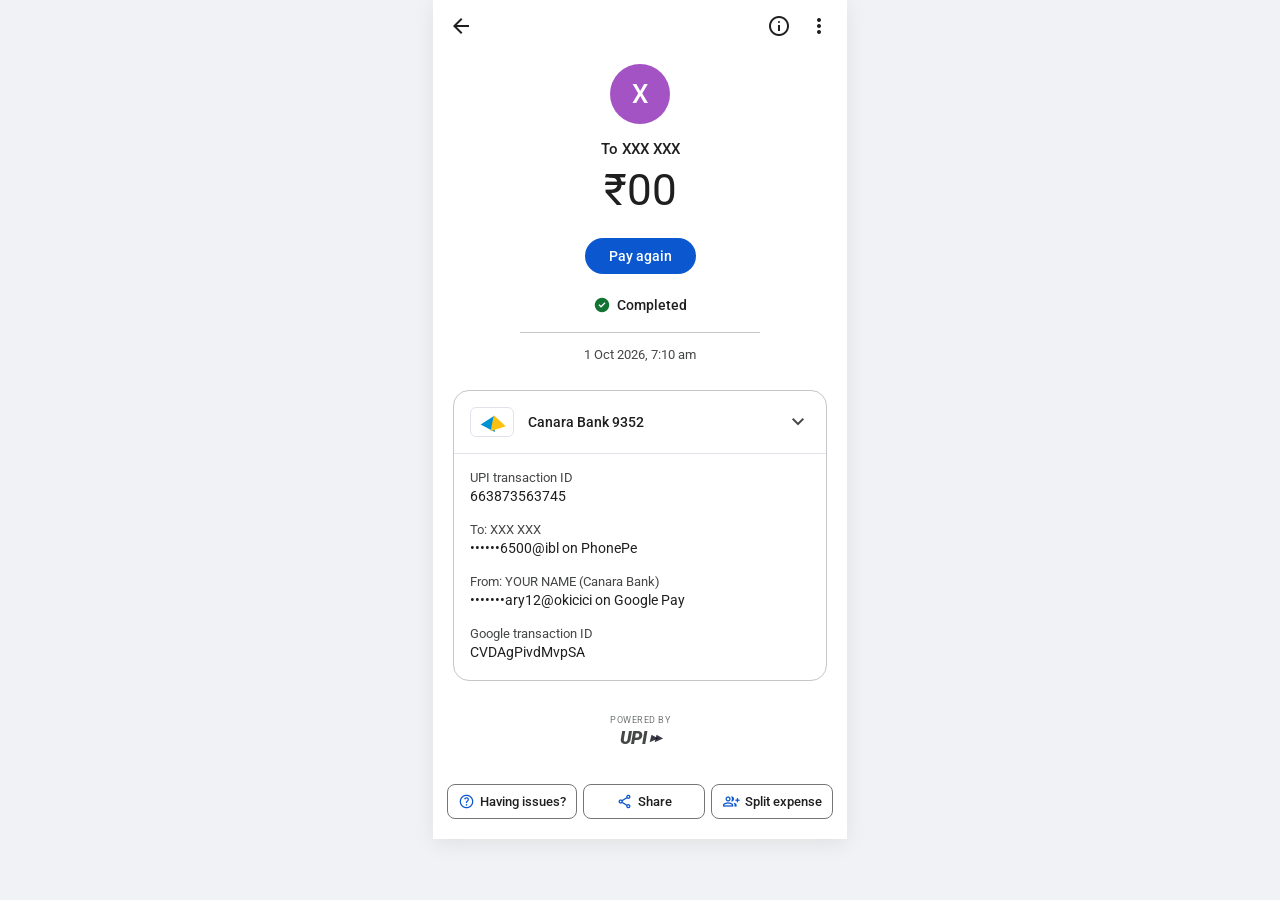
<file: index.html>
<!DOCTYPE html>
<html lang="en">

<head>
  <meta charset="UTF-8" />
  <meta name="viewport" content="width=device-width, initial-scale=1.0" />
  <title>Payment Receipt</title>
  <!-- Google Fonts: Roboto & Material Symbols -->
  <link rel="preconnect" href="https://fonts.googleapis.com">
  <link rel="preconnect" href="https://fonts.gstatic.com" crossorigin>
  <link href="https://fonts.googleapis.com/css2?family=Roboto:wght@400;500;600;700&display=swap" rel="stylesheet">
  <link rel="stylesheet"
    href="https://fonts.googleapis.com/css2?family=Material+Symbols+Outlined:opsz,wght,FILL,GRAD@24,400,0,0" />
  <link rel="stylesheet" href="style.css">


</head>

<body>

  <div class="mobile-container">

    <!-- Top Navigation Bar -->
    <div class="app-bar" onclick="window.location.href='second/about.html'">
      <button class="icon-btn" aria-label="Back">
        <span class="material-symbols-outlined">arrow_back</span>
      </button>
      <div class="app-bar-actions">
        <button class="icon-btn" aria-label="Help">
          <span class="material-symbols-outlined">info</span>
        </button>
        <button class="icon-btn" aria-label="More options">
          <span class="material-symbols-outlined">more_vert</span>
        </button>
      </div>
    </div>

    <!-- Main Payment Receipt Summary -->
    <div class="content-area">
      <div class="avatar" contenteditable="true">X</div>
      <div class="recipient-text" contenteditable="true">To XXX XXX</div>
      <div class="amount" contenteditable="true">₹00</div>

      <button class="pay-again-btn">Pay again</button>

      <div class="status-badge">
        <span class="material-symbols-outlined status-icon">check_circle</span>
        <span>Completed</span>
      </div>

      <div class="status-divider"></div>
      <div class="timestamp" contenteditable="true">1 Oct 2026, 7:10 am</div>

      <!-- Bank & Transaction Details Card -->
      <div class="card">
        <div class="card-header">
          <div class="bank-brand">
            <div class="bank-logo">
              <span class="logo-triangle-blue"></span>
              <span class="logo-triangle-yellow"></span>
            </div>
            <div class="bank-name" contenteditable="true">Canara Bank 9352</div>
          </div>
          <span class="material-symbols-outlined" style="color: #444746;">keyboard_arrow_down</span>
        </div>

        <div class="card-divider"></div>

        <div class="detail-group">
          <div class="detail-label">UPI transaction ID</div>
          <div class="detail-value" contenteditable="true">663873563745</div>
        </div>

        <div class="detail-group">
          <div class="detail-label" contenteditable="true">To: XXX XXX</div>
          <div class="detail-value" contenteditable="true">••••••6500@ibl on PhonePe</div>
        </div>

        <div class="detail-group">
          <div class="detail-label" contenteditable="true">From: YOUR NAME (Canara Bank)</div>
          <div class="detail-value" contenteditable="true">•••••••ary12@okicici on Google Pay</div>
        </div>

        <div class="detail-group">
          <div class="detail-label">Google transaction ID</div>
          <div class="detail-value" contenteditable="true">CVDAgPivdMvpSA</div>
        </div>
      </div>

      <!-- UPI Branding -->
      <div class="upi-section">
        <span class="powered-by">POWERED BY</span>
        <span class="upi-logo">UPI</span>
      </div>
    </div>

    <!-- Bottom Actions -->
    <div class="bottom-chips" onclick="window.location.href='second/about.html'">
      <button class="chip-btn">
        <span class="material-symbols-outlined">help</span>
        <span contenteditable="false">Having issues?</span>
      </button>
      <button class="chip-btn">
        <span class="material-symbols-outlined">share</span>
        <span contenteditable="false">Share</span>
      </button>
      <button class="chip-btn">
        <span class="material-symbols-outlined">group_add</span>
        <span contenteditable="false">Split expense</span>
      </button>
    </div>

    <!-- <div class="bottom-bar"></div> -->
  </div>

</body>

</html>
</file>
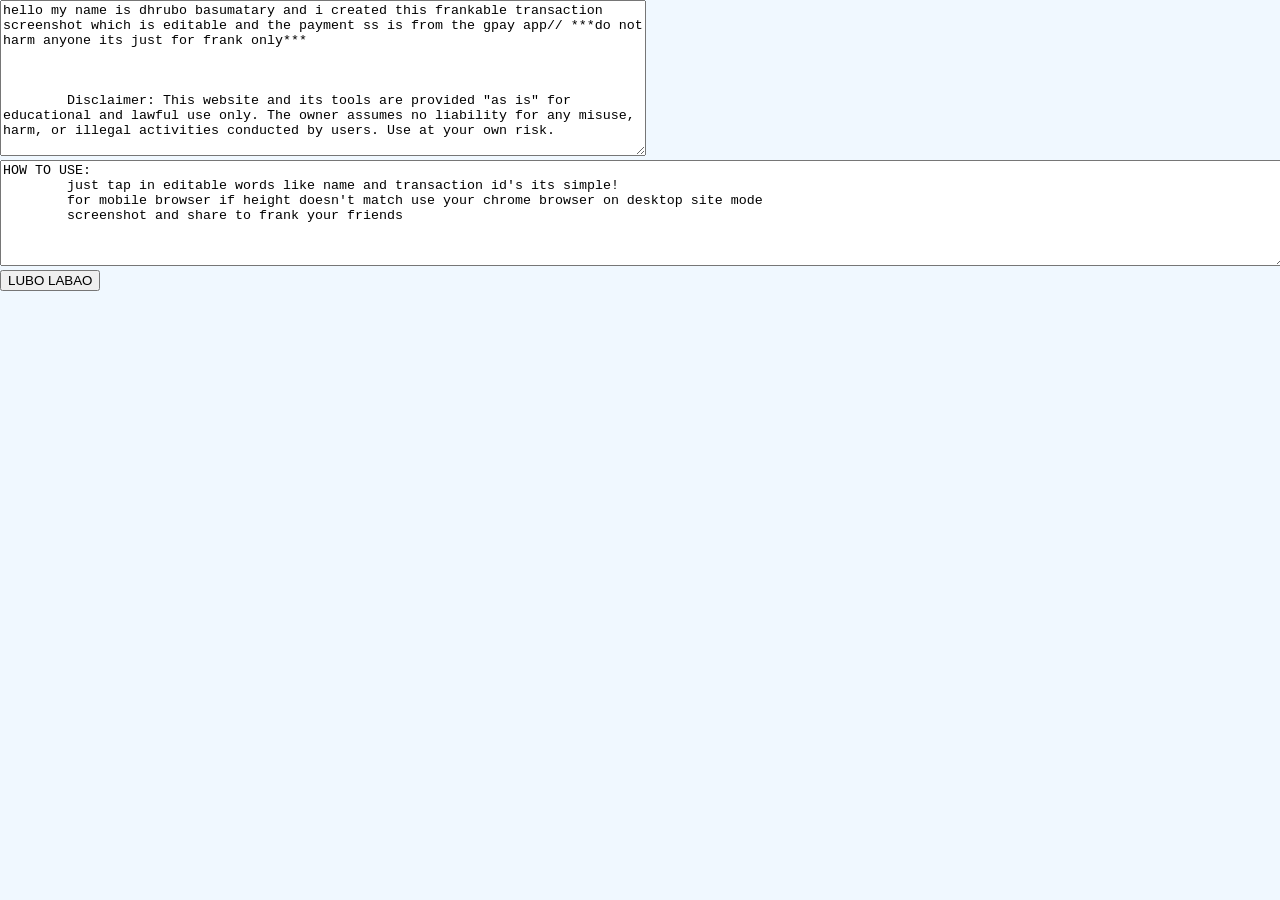
<file: second/about.html>
<!DOCTYPE html>
<html lang="en">

<head>
    <meta charset="UTF-8">
    <meta name="viewport" content="width=device-width, initial-scale=1.0">
    <title>dhrubo</title>
    <link rel="stylesheet" href="style2.css">
</head>

<body>
    <textarea class="about">hello my name is dhrubo basumatary and i created this frankable transaction screenshot which is editable and the payment ss is from the gpay app// ***do not harm anyone its just for frank only*** 



        Disclaimer: This website and its tools are provided "as is" for educational and lawful use only. The owner assumes no liability for any misuse, harm, or illegal activities conducted by users. Use at your own risk.
    </textarea>
    <textarea class="use">HOW TO USE:
        just tap in editable words like name and transaction id's its simple!
        for mobile browser if height doesn't match use your chrome browser on desktop site mode
        screenshot and share to frank your friends
    </textarea>
    <div>
        <button>LUBO LABAO</button>
    </div>

</body>

</html>
</file>
<file: style.css>
/* FROM HERE CSS FOR INDEX.HTML */
* {
    box-sizing: border-box;
    margin: 0;
    padding: 0;
    font-family: 'Roboto', sans-serif;
    -webkit-tap-highlight-color: transparent;
}

body {
    background-color: #f0f2f5;
    display: flex;
    justify-content: center;
    align-items: center;
    min-height: 100%;
    color: #1f1f1f;
}

/* Mobile Container Frame */
.mobile-container {
    width: 100%;
    max-width: 414px;
    min-height: 800px;
    background-color: #ffffff;
    display: flex;
    flex-direction: column;
    position: relative;
    box-shadow: 0 4px 20px rgba(0, 0, 0, 0.08);
    overflow-y: auto;
}

/* Top App Bar */
.app-bar {
    display: flex;
    justify-content: space-between;
    align-items: center;
    padding: 14px 16px;
}

.app-bar-actions {
    display: flex;
    align-items: center;
    gap: 16px;
}

.icon-btn {
    background: none;
    border: none;
    cursor: pointer;
    color: #1f1f1f;
    display: flex;
    align-items: center;
    justify-content: center;
}

/* Main Details Section */
.content-area {
    display: flex;
    flex-direction: column;
    align-items: center;
    padding: 12px 20px 0;
    flex: 1;
}

.avatar {
    width: 60px;
    height: 60px;
    border-radius: 50%;
    background-color: #a453c4;
    color: #ffffff;
    font-size: 26px;
    font-weight: 500;
    display: flex;
    align-items: center;
    justify-content: center;
    margin-bottom: 16px;
}

.recipient-text {
    font-size: 15px;
    color: #1f1f1f;
    margin-bottom: 8px;
    font-weight: 500;
    outline: none;
}

.amount {
    font-size: 44px;
    font-weight: 400;
    color: #1f1f1f;
    line-height: 1.1;
    margin-bottom: 24px;
    outline: none;
}

.pay-again-btn {
    background-color: #0b57d0;
    color: #ffffff;
    border: none;
    border-radius: 24px;
    padding: 10px 24px;
    font-size: 14px;
    font-weight: 500;
    cursor: pointer;
    margin-bottom: 22px;
    outline: none;
}

.status-badge {
    display: flex;
    align-items: center;
    gap: 6px;
    font-size: 14px;
    color: #1f1f1f;
    font-weight: 500;
    margin-bottom: 8px;
}

.status-icon {
    color: #137333;
    font-size: 18px;
    font-variation-settings: 'FILL' 1;
}

.status-divider {
    width: 64%;
    height: 1px;
    background-color: #c4c7c5;
    margin: 10px 0 14px 0;
}

.timestamp {
    font-size: 13px;
    color: #444746;
    margin-bottom: 28px;
    outline: none;
}

/* Details Card */
.card {
    width: 100%;
    border: 1px solid #c4c7c5;
    border-radius: 16px;
    padding: 16px;
    background-color: #ffffff;
    margin-bottom: 24px;
}

.card-header {
    display: flex;
    align-items: center;
    justify-content: space-between;
    cursor: pointer;
}

.bank-brand {
    display: flex;
    align-items: center;
    gap: 14px;
}

/* Simulated Canara Bank Logo */
.bank-logo {
    width: 44px;
    height: 30px;
    border: 1px solid #e0e2ec;
    border-radius: 6px;
    display: flex;
    align-items: center;
    justify-content: center;
    position: relative;
    background-color: #ffffff;
}

.logo-triangle-blue {
    position: absolute;
    width: 0;
    height: 0;
    border-left: 8px solid transparent;
    border-right: 8px solid transparent;
    border-bottom: 14px solid #0091d3;
    transform: rotate(28deg);
    left: 12px;
}

.logo-triangle-yellow {
    position: absolute;
    width: 0;
    height: 0;
    border-left: 8px solid transparent;
    border-right: 8px solid transparent;
    border-bottom: 14px solid #fec010;
    transform: rotate(-18deg);
    left: 17px;
}

.bank-name {
    font-size: 14px;
    font-weight: 500;
    color: #1f1f1f;
    outline: none;
}

.card-divider {
    height: 1px;
    background-color: #e0e2ec;
    margin: 16px -16px;
}

/* Transaction Details */
.detail-group {
    margin-bottom: 18px;
}

.detail-group:last-child {
    margin-bottom: 4px;
}

.detail-label {
    font-size: 13px;
    color: #444746;
    margin-bottom: 3px;
    outline: none;
}

.detail-value {
    font-size: 13.5px;
    color: #1f1f1f;
    word-break: break-all;
    outline: none;
}

/* Powered by UPI Footer Logo */
.upi-section {
    display: flex;
    flex-direction: column;
    align-items: center;
    margin-top: 10px;
    margin-bottom: 24px;
}

.powered-by {
    font-size: 9px;
    letter-spacing: 0.5px;
    color: #727775;
    text-transform: uppercase;
    margin-bottom: 2px;
}

.upi-logo {
    font-weight: 900;
    font-style: italic;
    font-size: 18px;
    color: #444746;
    letter-spacing: -0.5px;
    display: flex;
    align-items: center;
}

.upi-logo::after {
    content: "▶▶";
    font-size: 9px;
    letter-spacing: -2px;
    margin-left: 4px;
    color: #020112c8;
}

/* Bottom Action Chips */
.bottom-chips {
    display: flex;
    justify-content: space-between;
    gap: 6px;
    padding: 12px 14px 20px;
    background-color: #ffffff;
}

.chip-btn {
    flex: 1;
    display: inline-flex;
    align-items: center;
    justify-content: center;
    gap: 5px;
    padding: 8px 10px;
    border-radius: 8px;
    border: 1px solid #727775;
    background-color: #ffffff;
    font-size: 12.5px;
    font-weight: 500;
    color: #1f1f1f;
    cursor: pointer;
    white-space: nowrap;
}

.chip-btn .material-symbols-outlined {
    font-size: 17px;
    color: #0b57d0;
}

/* Home Bar Handle */
.bottom-bar {
    height: 4px;
    width: 120px;
    background-color: #727775;
    border-radius: 2px;
    margin: 6px auto 10px;
}

/* Subtle indicator for editable areas */
[contenteditable="true"]:focus {
    outline: 1px dashed #0b57d0;
    border-radius: 3px;
}
</file>
<file: second/style2.css>
body {
    background-color: aliceblue;
    position: relative;
    height: 100%;
    margin: 0;
}

.about {
    width: 50%;
    height: 150px;
    position: relative;
    /* border: 10px; */
}

.use {
    width: 100%;
    height: 100px;
    position: inherit;
}
</file>
